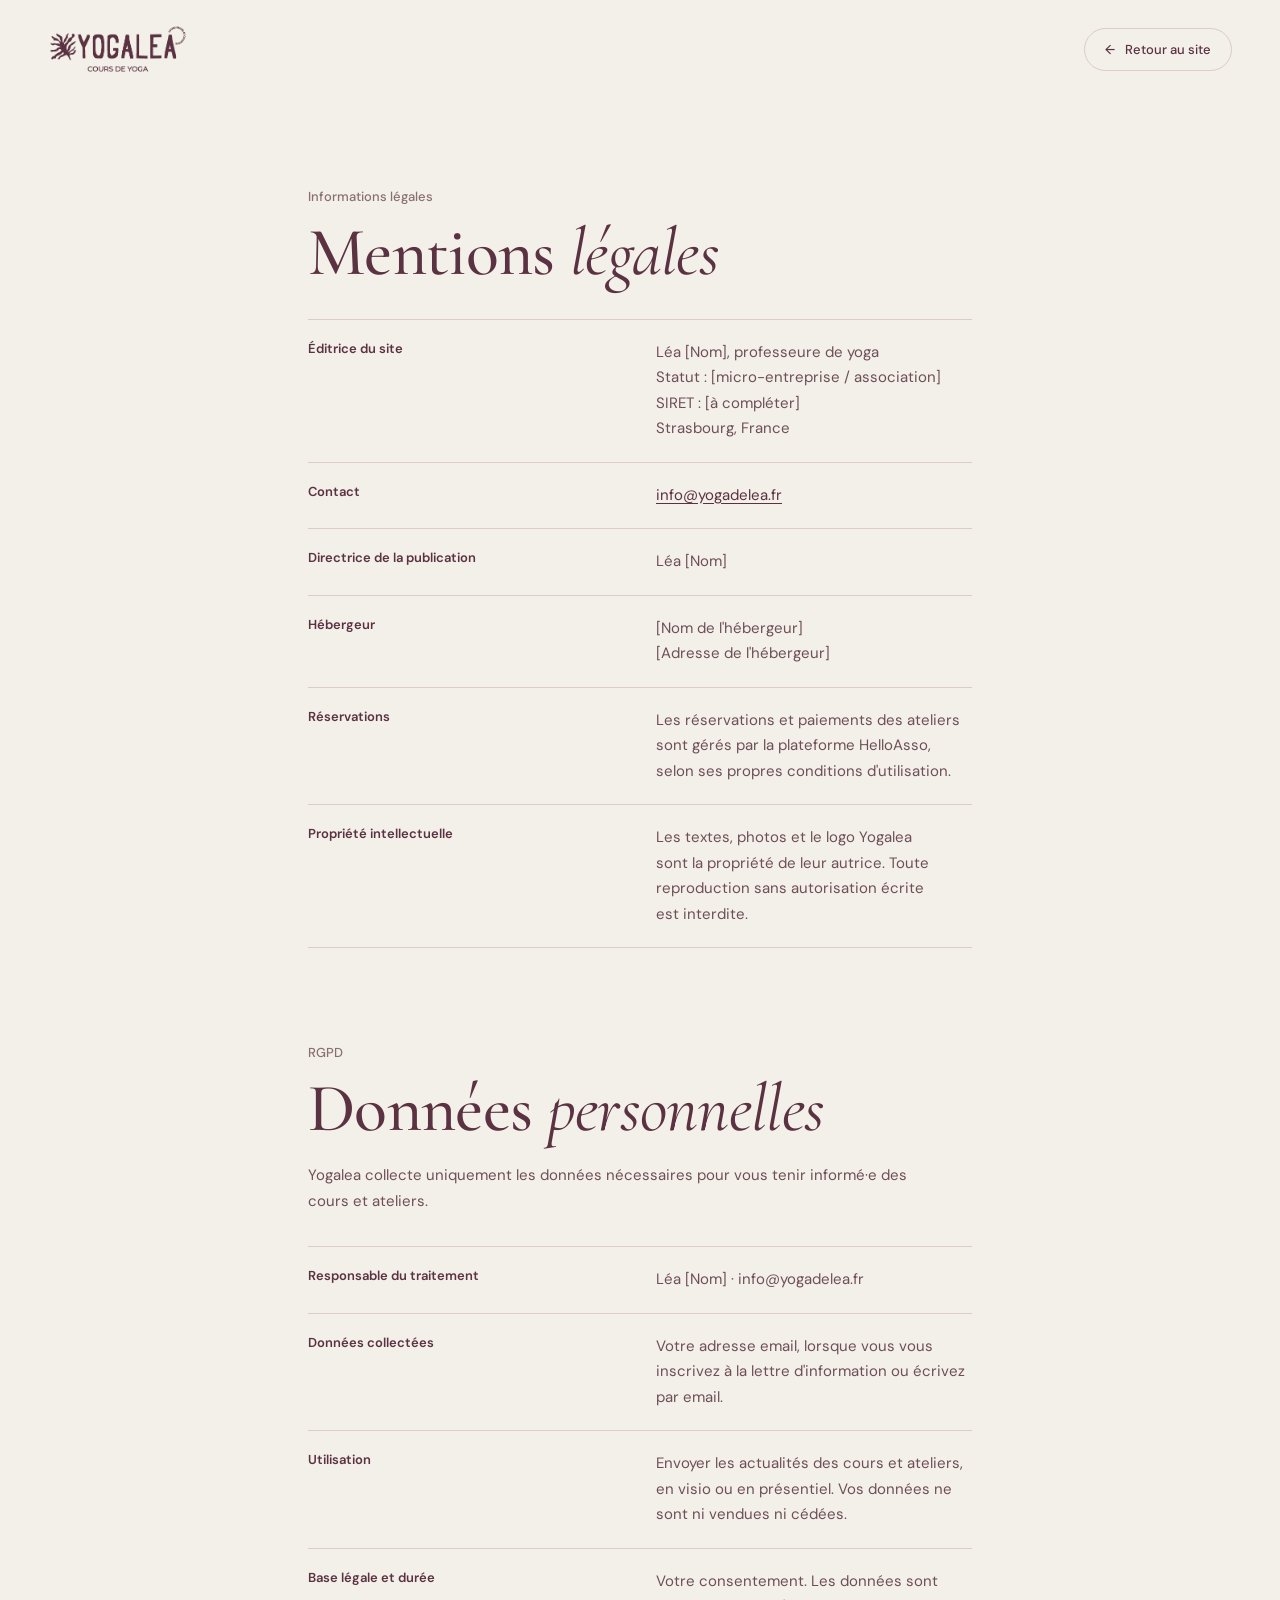
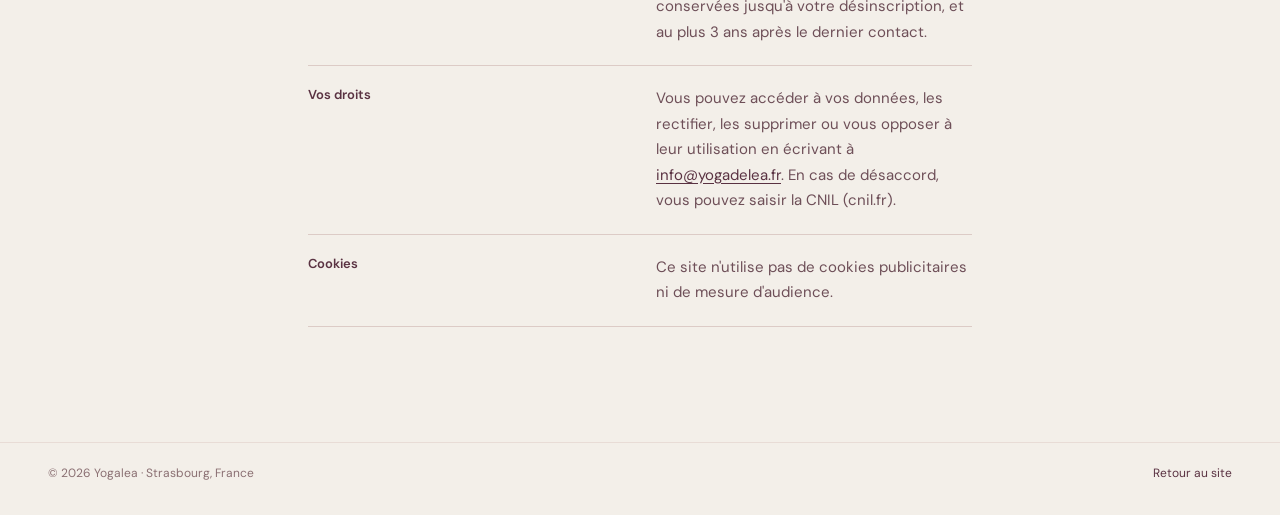
<file: mentions-legales.html>
<!DOCTYPE html>
<html lang="fr">
<head>
  <meta charset="utf-8">
  <!-- Google Tag Manager -->
  <script>(function(w,d,s,l,i){w[l]=w[l]||[];w[l].push({'gtm.start':new Date().getTime(),event:'gtm.js'});var f=d.getElementsByTagName(s)[0],j=d.createElement(s),dl=l!='dataLayer'?'&l='+l:'';j.async=true;j.src='https://www.googletagmanager.com/gtm.js?id='+i+dl;f.parentNode.insertBefore(j,f);})(window,document,'script','dataLayer','GTM-5RL8RD5C');</script>
  <!-- End Google Tag Manager -->
  <meta name="viewport" content="width=device-width, initial-scale=1">
  <title>Mentions légales et données personnelles — Yogalea</title>
  <link rel="preconnect" href="https://fonts.googleapis.com">
  <link href="https://fonts.googleapis.com/css2?family=Cormorant+Garamond:ital,wght@0,400;0,500;1,400&amp;family=DM+Sans:wght@400;500;600&amp;display=swap" rel="stylesheet">
  <link rel="stylesheet" href="style.css">
</head>
<body>
  <!-- Google Tag Manager (noscript) -->
  <noscript><iframe src="https://www.googletagmanager.com/ns.html?id=GTM-5RL8RD5C" height="0" width="0" style="display:none;visibility:hidden"></iframe></noscript>
  <!-- End Google Tag Manager (noscript) -->
  <nav class="legal-nav">
    <a href="index.html" aria-label="Retour à l'accueil"><img src="assets/logo3-prune.png" alt="Yogalea — cours de yoga"></a>
    <a href="index.html" class="legal-back"><span>←</span><span>Retour au site</span></a>
  </nav>

  <main class="legal">
    <section id="mentions">
      <div class="legal-head">
        <span>Informations légales</span>
        <h1>Mentions <em>légales</em></h1>
      </div>
      <div>
        <div class="legal-row"><span>Éditrice du site</span><span>Léa [Nom], professeure de yoga<br>Statut : [micro-entreprise / association]<br>SIRET : [à compléter]<br>Strasbourg, France</span></div>
        <div class="legal-row"><span>Contact</span><span><a href="mailto:info@yogadelea.fr">info@yogadelea.fr</a></span></div>
        <div class="legal-row"><span>Directrice de la publication</span><span>Léa [Nom]</span></div>
        <div class="legal-row"><span>Hébergeur</span><span>[Nom de l'hébergeur]<br>[Adresse de l'hébergeur]</span></div>
        <div class="legal-row"><span>Réservations</span><span>Les réservations et paiements des ateliers sont gérés par la plateforme HelloAsso, selon ses propres conditions d'utilisation.</span></div>
        <div class="legal-row"><span>Propriété intellectuelle</span><span>Les textes, photos et le logo Yogalea sont la propriété de leur autrice. Toute reproduction sans autorisation écrite est interdite.</span></div>
      </div>
    </section>

    <section id="donnees">
      <div class="legal-head">
        <span>RGPD</span>
        <h2>Données <em>personnelles</em></h2>
        <p>Yogalea collecte uniquement les données nécessaires pour vous tenir informé·e des cours et ateliers.</p>
      </div>
      <div>
        <div class="legal-row"><span>Responsable du traitement</span><span>Léa [Nom] · info@yogadelea.fr</span></div>
        <div class="legal-row"><span>Données collectées</span><span>Votre adresse email, lorsque vous vous inscrivez à la lettre d'information ou écrivez par email.</span></div>
        <div class="legal-row"><span>Utilisation</span><span>Envoyer les actualités des cours et ateliers, en visio ou en présentiel. Vos données ne sont ni vendues ni cédées.</span></div>
        <div class="legal-row"><span>Base légale et durée</span><span>Votre consentement. Les données sont conservées jusqu'à votre désinscription, et au plus 3 ans après le dernier contact.</span></div>
        <div class="legal-row"><span>Vos droits</span><span>Vous pouvez accéder à vos données, les rectifier, les supprimer ou vous opposer à leur utilisation en écrivant à <a href="mailto:info@yogadelea.fr">info@yogadelea.fr</a>. En cas de désaccord, vous pouvez saisir la CNIL (cnil.fr).</span></div>
        <div class="legal-row"><span>Cookies</span><span>Ce site n'utilise pas de cookies publicitaires ni de mesure d'audience.</span></div>
      </div>
    </section>
  </main>

  <footer class="legal-foot">
    <span>© 2026 Yogalea · Strasbourg, France</span>
    <a href="index.html">Retour au site</a>
  </footer>
</body>
</html>
</file>
<file: style.css>
/* Yogalea — feuille de style */
*{box-sizing:border-box}
html{scroll-behavior:smooth}
html,body{margin:0;padding:0;background:#f3efe9}
body{font-family:'DM Sans',sans-serif;color:#5a3242;overflow-x:hidden;-webkit-font-smoothing:antialiased}
a{color:#5a3242;text-decoration:none}
a:hover{color:#6e3f52}
img{max-width:100%}
input::placeholder{color:#a8918f}
@media (min-width:760px){.only-mobile{display:none!important}}
@media (max-width:759px){.only-desktop{display:none!important}}

/* ---------- Header ---------- */
.hero{position:relative;overflow:hidden;min-height:760px;display:flex;flex-direction:column;background:#5a3242}
.hero-canvas{position:absolute;inset:0;width:100%;height:100%;display:block;pointer-events:none}
.hero-veil{position:absolute;inset:0;pointer-events:none;background:radial-gradient(ellipse 58% 44% at 50% 52%,rgba(90,50,66,.6) 0%,rgba(90,50,66,.34) 55%,rgba(90,50,66,0) 100%),linear-gradient(180deg,rgba(90,50,66,.35) 0%,rgba(90,50,66,0) 22%)}
.nav{position:relative;z-index:1;display:flex;align-items:center;justify-content:space-between;gap:24px;padding:24px clamp(20px,4vw,48px)}
.nav-logo{display:flex;align-items:center}
.nav-logo img{display:block;height:clamp(40px,4.4vw,54px);width:auto}
.nav-right{display:flex;align-items:center;gap:40px}
.nav-links{display:flex;gap:36px;font-size:13px}
.nav-links a{color:#f3efe9;transition:color .25s}
.nav-links a:hover{color:#d1c8ba}
.btn-nav{background:#f3efe9;color:#5a3242;font-size:13px;font-weight:500;padding:14px 26px;border-radius:999px;transition:background .25s}
.btn-nav:hover{background:#fff;color:#5a3242}
.burger{width:46px;height:46px;border:none;background:transparent;display:flex;flex-direction:column;align-items:flex-end;justify-content:center;gap:7px;cursor:pointer;padding:0 4px}
.burger span{display:block;width:28px;height:2px;border-radius:2px;background:#f3efe9}
.burger span+span{width:20px}

.hero-content{position:relative;z-index:1;flex:1;display:flex;flex-direction:column;align-items:center;justify-content:center;text-align:center;padding:40px 24px 120px;gap:28px}
.hero-badge{font-size:11px;font-weight:500;letter-spacing:.14em;text-transform:uppercase;white-space:nowrap;color:#f3efe9;background:rgba(255,255,255,.12);border:1px solid rgba(255,255,255,.2);padding:6px 14px;border-radius:999px}
.hero h1{margin:0;font-family:'Cormorant Garamond',serif;font-weight:500;font-size:clamp(64px,8vw,112px);line-height:.92;color:#f3efe9;letter-spacing:-.01em}
.hero h1 em{font-weight:400;color:#d1c8ba}
.hero-lead{margin:0;max-width:560px;font-size:16px;line-height:1.6;color:#efe4e0;text-wrap:pretty}
.btn-hero{position:relative;overflow:hidden;display:flex;align-items:center;gap:14px;white-space:nowrap;background:#f3efe9;color:#5a3242;font-size:13px;font-weight:500;padding:8px 8px 8px 28px;border-radius:999px;box-shadow:0 12px 30px -14px rgba(0,0,0,.45);transition:transform .45s cubic-bezier(.16,1,.3,1),box-shadow .45s,background .3s}
.btn-hero:hover{background:#fff;color:#5a3242;transform:translateY(-3px);box-shadow:0 22px 40px -16px rgba(0,0,0,.55)}
.btn-hero:active{transform:translateY(-1px) scale(.98)}
.btn-hero-label{position:relative;z-index:1}
.btn-hero-arrow{position:relative;z-index:1;flex:0 0 auto;width:36px;height:36px;border-radius:50%;background:#5a3242;color:#fff;display:flex;align-items:center;justify-content:center;overflow:hidden;font-size:14px}
.btn-hero-arrow span{display:inline-block}

.scroll-cue{position:absolute;z-index:1;left:50%;bottom:clamp(20px,3vw,32px);transform:translateX(-50%);display:flex;flex-direction:column;align-items:center;gap:10px;opacity:.6;transition:opacity .3s}
.scroll-cue:hover{opacity:1}
.scroll-cue-label{font-size:9px;font-weight:500;letter-spacing:.24em;color:#f3efe9}
.scroll-cue-track{position:relative;display:block;width:1px;height:40px;background:rgba(243,239,233,.3);overflow:hidden}
.scroll-cue-dot{position:absolute;left:0;top:0;width:1px;height:14px;background:#f3efe9;animation:cue 2.2s cubic-bezier(.65,0,.35,1) infinite}
@keyframes cue{from{transform:translateY(-14px)}to{transform:translateY(40px)}}

/* ---------- Menu mobile ---------- */
.menu{position:fixed;inset:0;z-index:100;background:#f3efe9;display:flex;flex-direction:column;padding:24px clamp(20px,4vw,48px) 32px;overflow-y:auto;clip-path:circle(0% at calc(100% - 40px) 46px);visibility:hidden;transition:clip-path .7s cubic-bezier(.7,0,.2,1),visibility 0s linear .7s}
.menu.is-open{clip-path:circle(150% at calc(100% - 40px) 46px);visibility:visible;transition:clip-path .7s cubic-bezier(.7,0,.2,1),visibility 0s linear 0s}
.menu-top{display:flex;align-items:center;justify-content:space-between;gap:16px}
.menu-close{position:relative;width:46px;height:46px;border:none;background:transparent;cursor:pointer;padding:0;margin-left:-6px;opacity:0;transform:rotate(-90deg);transition:transform .5s cubic-bezier(.2,.8,.2,1) .25s,opacity .4s .25s}
.menu-close span{position:absolute;left:9px;top:22px;width:28px;height:2px;border-radius:2px;background:#5a3242;transform:rotate(45deg)}
.menu-close span+span{transform:rotate(-45deg)}
.menu-logo{display:block;height:42px;width:auto;opacity:0;transition:opacity .5s .3s}
.menu-links{flex:1;display:flex;flex-direction:column;justify-content:center;gap:4px;padding:32px 0}
.menu-links a{display:flex;align-items:baseline;gap:16px;font-family:'Cormorant Garamond',serif;font-size:46px;line-height:1.2;color:#5a3242;opacity:0;transform:translateY(28px);transition:opacity .5s,transform .7s cubic-bezier(.2,.8,.2,1)}
.menu-links a span{font-family:'DM Sans',sans-serif;font-size:11px;font-weight:500;color:#a8918f;letter-spacing:.08em}
.menu-foot{display:flex;flex-direction:column;gap:22px;opacity:0;transform:translateY(20px);transition:opacity .5s,transform .6s cubic-bezier(.2,.8,.2,1)}
.menu.is-open .menu-close,.menu.is-open .menu-logo,.menu.is-open .menu-links a,.menu.is-open .menu-foot{opacity:1;transform:none}
.menu.is-open .menu-links a:nth-child(1){transition-delay:.3s}
.menu.is-open .menu-links a:nth-child(2){transition-delay:.37s}
.menu.is-open .menu-links a:nth-child(3){transition-delay:.44s}
.menu.is-open .menu-links a:nth-child(4){transition-delay:.51s}
.menu.is-open .menu-foot{transition-delay:.55s}
.menu-cta{display:flex;justify-content:center;background:#5a3242;color:#fff;font-size:14px;font-weight:500;padding:18px;border-radius:999px}
.menu-cta:hover{color:#fff;background:#6e3f52}
.menu-contact{display:flex;align-items:center;justify-content:space-between;gap:16px;padding-top:18px;border-top:1px solid #e8dcd6}
.menu-mail{font-size:13px;color:#5a3242;text-decoration:underline;text-underline-offset:4px}

/* Icônes réseaux */
.socials{display:flex;gap:10px}
.social{width:48px;height:48px;border-radius:50%;border:1px solid #dccbc6;display:flex;align-items:center;justify-content:center;color:#5a3242;font-size:21px;transition:all .25s}
.social:hover{background:#5a3242;color:#fff;border-color:#5a3242}
.socials--sm{gap:8px}
.socials--sm .social{width:40px;height:40px;border:none;background:#f6f2ec;font-size:18px}

/* ---------- Libellés de section ---------- */
.eyebrow{display:flex;align-items:center;gap:10px;font-size:10px;font-weight:600;letter-spacing:.1em;color:#5a3242}
.eyebrow::before{content:"";width:5px;height:5px;border-radius:50%;background:currentColor}

/* ---------- À propos ---------- */
.about{padding:clamp(56px,8vw,90px) clamp(20px,4vw,48px) clamp(64px,9vw,110px);display:flex;flex-direction:column;align-items:center}
@media (max-width:759px){.about{padding-top:calc(clamp(56px,8vw,90px) + 40px)}}
.about-grid{width:100%;max-width:940px;display:grid;grid-template-columns:repeat(auto-fit,minmax(min(100%,380px),1fr));gap:56px;align-items:center}
.about-text{display:flex;flex-direction:column;max-width:440px}
.about h2{margin:22px 0 30px;font-family:'Cormorant Garamond',serif;font-weight:400;font-size:clamp(32px,4.2vw,52px);line-height:1.04;color:#5a3242;letter-spacing:-.01em}
.about h2 span{white-space:nowrap}
.about p{margin:0;font-size:15px;line-height:1.7;color:#5a3242;text-wrap:pretty}
.about p.muted{margin-top:18px;color:#8a6f72}
.tags{margin-top:26px;display:flex;flex-wrap:wrap;gap:8px}
.tag{font-size:11px;font-weight:600;color:#5a3242;border:1px solid #dccbc6;border-radius:999px;padding:8px 14px;transition:all .25s;cursor:default}
.tag:hover{background:#5a3242;color:#fff;border-color:#5a3242}
.btn-outline{margin-top:40px;align-self:flex-start;display:flex;align-items:center;gap:16px;font-size:13px;font-weight:600;color:#5a3242;border:1px solid #5a3242;border-radius:999px;padding:16px 28px;transition:all .25s}
.btn-outline:hover{background:#5a3242;color:#fff}
.photos{position:relative;height:440px;max-width:520px;width:100%;justify-self:center;margin-top:34px}
.photo{position:absolute;width:47%;object-fit:cover;border-radius:14px;display:block}
.photo--1{left:0;top:0;height:310px}
.photo--2{right:0;top:88px;height:312px}
.ring{position:absolute;left:41%;top:-34px;width:104px;height:104px;border-radius:50%;background:#f3efe9;display:flex;align-items:center;justify-content:center;pointer-events:none}
.ring svg{display:block;position:absolute;inset:2px;animation:spin 45s linear infinite}
.ring text{font-family:'DM Sans',sans-serif;font-size:7.4px;letter-spacing:2px;fill:#5a3242;font-weight:500}
.ring-dot{width:8px;height:8px;border-radius:50%;background:#e8b49c}
@keyframes spin{to{transform:rotate(360deg)}}

/* ---------- Cours ---------- */
.courses{position:relative;overflow:hidden;padding:clamp(40px,6vw,70px) clamp(20px,4vw,48px) clamp(80px,10vw,130px);display:flex;flex-direction:column;align-items:center;gap:20px}
.courses h2{position:relative;z-index:1;margin:0;text-align:center;font-family:'Cormorant Garamond',serif;font-weight:500;font-size:clamp(44px,4.8vw,64px);line-height:1.02;color:#5a3242;letter-spacing:-.01em}
.courses-plant{position:absolute;pointer-events:none;user-select:none;height:auto;z-index:0;left:clamp(-150px,-9vw,-70px);top:0;width:clamp(180px,20vw,290px);opacity:.35;transform:rotate(38deg)}
.courses-sub{position:relative;z-index:1;margin:0;font-size:14px;color:#8a6f72;text-align:center}
.cards{position:relative;z-index:1;width:100%;max-width:1180px;margin-top:44px;display:grid;grid-template-columns:repeat(auto-fit,minmax(min(100%,280px),1fr));gap:20px}
.card{--c:#c5d1b4;position:relative;overflow:hidden;background:#fff;border-radius:18px;padding:28px 26px 30px;display:flex;flex-direction:column;min-height:340px;cursor:pointer;transition:transform .45s cubic-bezier(.2,.8,.2,1),box-shadow .45s}
.card:hover{transform:translateY(-8px);box-shadow:0 28px 50px -28px rgba(90,50,66,.45)}
.card--apricot{--c:#f2b896}
.card--lilac{--c:#d9c3e0}
.card-wash{position:absolute;right:-60px;bottom:-60px;width:220px;height:220px;border-radius:50%;background:var(--c);opacity:0;transform:scale(.3);transition:transform .6s cubic-bezier(.2,.8,.2,1),opacity .6s;pointer-events:none}
.card:hover .card-wash{opacity:.35;transform:scale(1)}
.card-top{position:relative;display:flex;align-items:center;justify-content:space-between;gap:12px}
.card-icon{width:46px;height:46px;border-radius:50%;background:var(--c);display:flex;align-items:center;justify-content:center;font-size:17px;color:#5a3242;transition:transform .5s cubic-bezier(.2,.8,.2,1)}
.card:hover .card-icon{transform:scale(1.2) rotate(-14deg)}
.pill{font-size:11px;font-weight:600;color:#5a3242;border:1px solid #dccbc6;border-radius:999px;padding:6px 12px}
.card h3{position:relative;margin:40px 0 0;font-family:'Cormorant Garamond',serif;font-weight:500;font-size:38px;line-height:1;color:#5a3242}
.card h3 strong{font-weight:700}
.card-sub{position:relative;margin:10px 0 0;font-size:16px;line-height:1.35;color:#5a3242}
.card-desc{position:relative;margin:14px 0 0;font-size:13.5px;line-height:1.7;color:#8a6f72;max-width:260px}
.card-foot{position:relative;margin-top:auto;padding-top:24px;display:flex;align-items:center;justify-content:space-between;gap:12px}
.card-level{font-size:12px;font-weight:700;color:#5a3242}
.card-link{display:flex;align-items:center;gap:8px;font-size:13px;font-weight:500;color:#5a3242}
.card-link span:first-child{text-decoration:underline;text-underline-offset:4px}
.card-link span:last-child{opacity:0;transform:translateX(-6px);transition:transform .4s,opacity .4s}
.card:hover .card-link span:last-child{opacity:1;transform:none}

/* ---------- Planning ---------- */
.planning{padding:40px clamp(12px,3vw,48px) 60px;display:flex;justify-content:center}
.planning-box{position:relative;overflow:hidden;width:100%;max-width:1060px;border-radius:clamp(24px,3vw,36px);padding:clamp(32px,5vw,56px) clamp(20px,3.4vw,48px) clamp(28px,4vw,48px);color:#f4e9e5;background:#5a3242}
.planning-circle{position:absolute;right:-110px;top:-300px;width:640px;height:640px;border-radius:50%;background:#653a4b;pointer-events:none}
.planning-plant{position:absolute;pointer-events:none;user-select:none;height:auto;left:-70px;bottom:-60px;width:260px;opacity:.06;transform:rotate(24deg)}
.planning-head{position:relative;display:flex;justify-content:space-between;align-items:flex-end;gap:24px;flex-wrap:wrap}
.planning-head > div{display:flex;flex-direction:column;gap:22px}
.planning .eyebrow{color:#f4e9e5;letter-spacing:.08em}
.planning .eyebrow::before{background:#e8b49c}
.planning h2{margin:0;font-family:'Cormorant Garamond',serif;font-weight:400;font-size:clamp(40px,4.4vw,60px);line-height:1.05;color:#fff}
.sessions{position:relative;margin-top:40px}
.events{list-style:none;margin:0 0 22px;padding:0;display:flex;flex-direction:column}
.event{display:grid;grid-template-columns:64px minmax(0,1fr) auto;align-items:center;gap:22px;padding:18px 0;border-top:1px solid rgba(255,255,255,.12)}
.event:last-child{border-bottom:1px solid rgba(255,255,255,.12)}
.event-date{width:64px;height:70px;border-radius:16px;background:#e9dfcf;color:#5a3242;display:flex;flex-direction:column;align-items:center;justify-content:center;gap:2px}
.event-date strong{font-size:26px;font-weight:500;letter-spacing:-.03em;line-height:1}
.event-date span{font-size:11px;font-weight:500}
.event-info{display:flex;flex-direction:column;gap:5px;min-width:0}
.event-when{font-size:10px;font-weight:600;letter-spacing:.1em;text-transform:uppercase;color:#e8b49c}
.event-name{font-family:'Cormorant Garamond',serif;font-size:26px;line-height:1.1;color:#fff}
.event-place{display:flex;align-items:center;gap:8px;font-size:12px;color:#dcc4bf}
.event-place::before{content:"";flex:0 0 auto;width:5px;height:5px;border-radius:50%;background:#e6c1a4}
.btn-event{display:flex;align-items:center;white-space:nowrap;height:40px;padding:0 20px;border-radius:999px;background:#fff;color:#5a3242;font-size:11px;font-weight:600;transition:background .25s}
.btn-event:hover{background:#f6f2ec;color:#5a3242}
.private{margin-top:0;display:flex;flex-wrap:wrap;align-items:center;justify-content:space-between;gap:14px 24px;padding:18px 18px 18px 24px;border-radius:18px;background:#e8b49c;color:#5a3242}
.private > div{display:flex;align-items:center;gap:16px;flex-wrap:wrap}
.private-title{font-family:'Cormorant Garamond',serif;font-size:24px;line-height:1.1;color:#5a3242;white-space:nowrap}
.private-note{font-size:12px;font-weight:500;color:#5a3242;background:rgba(255,255,255,.4);padding:7px 12px;border-radius:999px}
.btn-private{flex:0 0 auto;display:flex;align-items:center;gap:10px;white-space:nowrap;height:40px;padding:0 18px;border-radius:999px;background:#5a3242;color:#fff;font-size:11px;font-weight:600}
.btn-private:hover{background:#6e3f52;color:#fff}
.planning-foot{position:relative;margin-top:40px;display:flex;justify-content:space-between;align-items:flex-end;gap:16px;flex-wrap:wrap;font-size:11px}
.planning-foot > div{display:flex;flex-direction:column;gap:6px}
.planning-foot strong{font-size:13px;font-weight:600;color:#fff}
.planning-foot span{color:#dcc4bf}
.planning-foot a{color:#e8b49c;font-weight:600}
.planning-foot a:hover{color:#f3c9b5}
@media (max-width:759px){
  .sessions{margin-top:28px}
  .event{grid-template-columns:56px minmax(0,1fr);gap:8px 16px;align-items:start}
  .event-date{width:56px;height:62px;border-radius:14px}
  .event-date strong{font-size:22px}
  .event-name{font-size:23px}
  .btn-event{grid-column:2;justify-self:start;height:36px;margin-top:6px}
  .private{flex-wrap:nowrap;gap:12px;padding:12px 12px 12px 20px}
  .private-title{font-size:23px}
}

/* ---------- La pratique ---------- */
.practice{position:relative;overflow:hidden;padding:clamp(64px,8vw,100px) clamp(20px,4vw,48px) clamp(64px,8vw,110px);display:flex;justify-content:center}
.practice-grid{position:relative;width:100%;max-width:1060px;display:grid;grid-template-columns:repeat(auto-fit,minmax(min(100%,200px),max-content));gap:24px 120px}
.practice .eyebrow{font-size:9px;letter-spacing:.06em;padding-top:14px;align-self:start}
.practice .eyebrow::before{width:4px;height:4px}
.practice-text{display:flex;flex-direction:column;gap:22px;max-width:620px}
.practice h2{margin:0;font-family:'Cormorant Garamond',serif;font-weight:400;font-size:clamp(32px,8.4vw,48px);line-height:1.1;color:#5a3242;text-wrap:balance}
.practice h2 strong{font-weight:700}
.practice p{margin:0;font-size:13px;line-height:1.75;color:#8a6f72;max-width:480px}

/* ---------- Prochain atelier ---------- */
.atelier{padding:0 clamp(12px,3vw,48px) clamp(64px,8vw,100px);display:flex;justify-content:center;font-family:'Geist',sans-serif}
.atelier-box{width:100%;max-width:1080px;border-radius:clamp(22px,2.6vw,32px);padding:clamp(12px,1.4vw,16px);display:flex;flex-wrap:wrap;align-items:stretch;gap:clamp(12px,1.4vw,16px);background:#e9dfcf}
.atelier-left{flex:1.25 1 400px;padding:clamp(20px,3.4vw,44px);display:flex;flex-direction:column;align-items:flex-start;gap:20px}
.atelier-kicker{display:flex;align-items:center;gap:10px;font-size:10px;font-weight:600;letter-spacing:.12em;text-transform:uppercase;color:#5a3242}
.atelier-kicker::before{content:"";display:block;width:14px;height:14px;flex:0 0 auto;background:#5a3242;-webkit-mask:url(assets/algue-prune.png) center/contain no-repeat;mask:url(assets/algue-prune.png) center/contain no-repeat}
.atelier h2{margin:0;font-family:'Geist',sans-serif;font-weight:500;font-size:clamp(34px,3.6vw,52px);line-height:1.04;letter-spacing:-.04em;color:#5a3242;padding-bottom:3px}
.atelier em{font-family:'Instrument Serif',serif;font-style:italic;font-weight:400;letter-spacing:-.01em}
.atelier-info{width:100%;display:grid;grid-template-columns:repeat(auto-fit,minmax(min(100%,180px),1fr));gap:18px 24px;margin-top:6px}
.atelier-info > div{display:flex;flex-direction:column;gap:8px;padding-top:16px;border-top:1px solid rgba(90,50,66,.14)}
.atelier-label{font-size:10px;font-weight:600;letter-spacing:.12em;text-transform:uppercase;color:#8a6f72}
.atelier-info p{margin:0;font-size:14px;line-height:1.65;color:#5a3242;text-wrap:pretty}
.atelier-contact{width:100%;margin-top:auto;padding-top:20px;display:flex;flex-wrap:wrap;align-items:center;justify-content:space-between;gap:14px 20px;border-top:1px solid rgba(90,50,66,.14)}
.atelier-contact > span{font-size:13px;color:#8a6f72}
.atelier-contact > span a{color:#5a3242;font-weight:500;text-decoration:underline;text-underline-offset:3px}
.atelier-social{display:flex;flex-direction:column;align-items:flex-end;gap:8px}
.atelier-mail{font-size:12px;font-weight:500;color:#5a3242;text-decoration:underline;text-underline-offset:3px}
.atelier-mail:hover{color:#94574d}
.ticket{position:relative;overflow:hidden;flex:1 1 340px;background:#5a3242;color:#f6f2ec;border-radius:clamp(18px,2vw,24px);padding:clamp(22px,2.8vw,38px);display:flex;flex-direction:column;gap:22px}
.ticket-head{display:flex;align-items:flex-start;justify-content:space-between;gap:16px}
.ticket-head > div:first-child{display:flex;flex-direction:column;gap:8px;min-width:0}
.ticket-date{font-size:10px;font-weight:600;letter-spacing:.12em;text-transform:uppercase;color:#e9dfcf}
.ticket h3{margin:0;font-family:'Geist',sans-serif;font-weight:500;font-size:clamp(26px,2.4vw,34px);line-height:1.05;letter-spacing:-.035em;color:#fff;padding-bottom:2px}
.ticket-cal{flex:0 0 auto;width:76px;height:84px;border-radius:18px;background:#e9dfcf;color:#5a3242;display:flex;flex-direction:column;align-items:center;justify-content:center;gap:1px}
.ticket-cal strong{font-size:34px;font-weight:500;letter-spacing:-.04em;line-height:1}
.ticket-cal span{font-size:12px;font-weight:500}
.ticket-rows{display:flex;flex-direction:column;font-size:14px}
.ticket-rows > div{display:flex;justify-content:space-between;gap:16px;padding:13px 0;border-top:1px solid rgba(255,255,255,.12)}
.ticket-rows > div:last-child{border-bottom:1px solid rgba(255,255,255,.12)}
.ticket-rows span:first-child{color:#d4bcb8}
.ticket-rows span:last-child{font-weight:500;text-align:right;color:#fff}
.btn-ticket{margin-top:2px;display:flex;align-items:center;justify-content:space-between;gap:12px;background:#fff;color:#5a3242;font-size:15px;font-weight:500;padding:11px 11px 11px 24px;border-radius:999px;transition:background .25s,transform .15s}
.btn-ticket:hover{background:#f6f2ec;color:#5a3242}
.btn-ticket:active{transform:scale(.98)}
.btn-ticket span:first-child{white-space:nowrap}
.btn-ticket span:last-child{width:38px;height:38px;border-radius:50%;background:#5a3242;color:#fff;display:flex;align-items:center;justify-content:center;font-size:15px}

/* ---------- Footer ---------- */
.newsletter-wrap{padding:0 clamp(12px,3vw,48px)}
.newsletter{max-width:1080px;margin:0 auto;padding:clamp(40px,6vw,64px) clamp(4px,1vw,12px) clamp(48px,7vw,80px);display:flex;flex-wrap:wrap;justify-content:space-between;align-items:flex-end;gap:28px 48px}
.newsletter-text{display:flex;flex-direction:column;gap:12px;max-width:460px}
.newsletter-kicker{font-size:10px;letter-spacing:.3em;color:#8a6f72}
.newsletter h3{margin:0;font-family:'Cormorant Garamond',serif;font-weight:400;font-size:clamp(28px,3vw,36px);line-height:1.1;color:#5a3242}
.newsletter-text p{margin:0;font-size:13px;line-height:1.6;color:#8a6f72}
.newsletter-form-wrap{flex:0 1 440px;display:flex;flex-direction:column;gap:10px}
.newsletter-form{display:flex;gap:8px;flex-wrap:wrap}
.newsletter-form input{flex:1 1 220px;min-width:0;height:48px;border:1px solid #e3d5cf;background:#f8f5f1;padding:0 18px;font-family:'DM Sans',sans-serif;font-size:13px;color:#5a3242;outline:none;border-radius:0}
.newsletter-form input:focus{border-color:#5a3242}
.newsletter-form button{flex:0 0 auto;height:48px;padding:0 24px;border:1px solid #5a3242;background:#5a3242;font-family:'DM Sans',sans-serif;font-weight:500;font-size:11px;letter-spacing:.22em;color:#fff;cursor:pointer;transition:background .25s}
.newsletter-form button:hover{background:#6e3f52}
.newsletter-form button:disabled{opacity:.6;cursor:wait}
.newsletter-thanks{font-size:14px;color:#5a3242;padding:14px 0}
.newsletter-note{font-size:10px;color:#a8918f}
.footer-band{position:relative;overflow:hidden;background:#5a3242;color:#f3efe9;border-radius:clamp(24px,3vw,40px) clamp(24px,3vw,40px) 0 0}
.footer-plant{position:absolute;right:-80px;top:-60px;width:clamp(220px,24vw,340px);height:auto;opacity:.06;transform:rotate(-18deg);pointer-events:none;user-select:none}
.footer-cols{position:relative;max-width:1300px;margin:0 auto;padding:40px clamp(20px,5vw,68px);display:grid;grid-template-columns:repeat(auto-fit,minmax(150px,1fr));gap:32px}
.footer-cols > div{display:flex;flex-direction:column;gap:10px;font-size:11px;color:#dcc4bf}
.footer-brand{gap:14px!important}
.footer-brand img{display:block;height:46px;width:auto;align-self:flex-start;margin-left:-6px}
.footer-brand span{line-height:1.6;max-width:240px}
.footer-title{font-size:9px;letter-spacing:.3em;color:#ccb2ad;margin-bottom:8px}
.footer-cols a{color:#dcc4bf;transition:color .25s}
.footer-cols a:hover{color:#fff}
.footer-cols a.underline{text-decoration:underline;margin-top:4px}
.footer-copy{position:relative;border-top:1px solid rgba(255,255,255,.12);padding:18px 24px 34px;text-align:center;font-size:9px;letter-spacing:.22em;color:#ccb2ad}

/* ---------- Page mentions légales ---------- */
.legal-nav{display:flex;align-items:center;justify-content:space-between;gap:24px;padding:24px clamp(20px,4vw,48px)}
.legal-nav img{display:block;height:clamp(40px,4.4vw,50px);width:auto}
.legal-back{display:flex;align-items:center;gap:10px;font-size:13px;font-weight:500;color:#5a3242;border:1px solid #dccbc6;padding:12px 20px;border-radius:999px;transition:all .25s}
.legal-back:hover{background:#5a3242;color:#fff;border-color:#5a3242}
.legal{max-width:760px;margin:0 auto;padding:clamp(40px,7vw,90px) clamp(20px,4vw,48px) clamp(64px,9vw,120px);display:flex;flex-direction:column;gap:clamp(56px,8vw,96px)}
.legal section{display:flex;flex-direction:column;gap:32px;scroll-margin-top:24px}
.legal-head{display:flex;flex-direction:column;gap:14px}
.legal-head > span{font-size:13px;font-weight:500;color:#8a6f72}
.legal h1,.legal h2{margin:0;font-family:'Cormorant Garamond',serif;font-weight:500;font-size:clamp(40px,5.6vw,68px);line-height:1;letter-spacing:-.01em}
.legal h1 em,.legal h2 em{font-weight:400}
.legal-head p{margin:6px 0 0;font-size:15px;line-height:1.7;color:#6e4f58;max-width:60ch}
.legal-row{display:grid;grid-template-columns:repeat(auto-fit,minmax(min(100%,200px),1fr));gap:6px 32px;padding:20px 0;border-top:1px solid #dccbc6}
.legal-row:last-child{border-bottom:1px solid #dccbc6}
.legal-row > span:first-child{font-size:13px;font-weight:600}
.legal-row > span:last-child{font-size:15px;line-height:1.7;color:#6e4f58;text-wrap:pretty}
.legal-row a{text-decoration:underline;text-underline-offset:3px}
.legal-foot{border-top:1px solid #e8dcd6;padding:22px clamp(20px,4vw,48px) 34px;display:flex;flex-wrap:wrap;justify-content:space-between;gap:12px;font-size:12px;color:#8a6f72}

@media (prefers-reduced-motion:reduce){
  *,*::before,*::after{animation:none!important;transition-duration:.01ms!important}
  html{scroll-behavior:auto}
}
</file>
